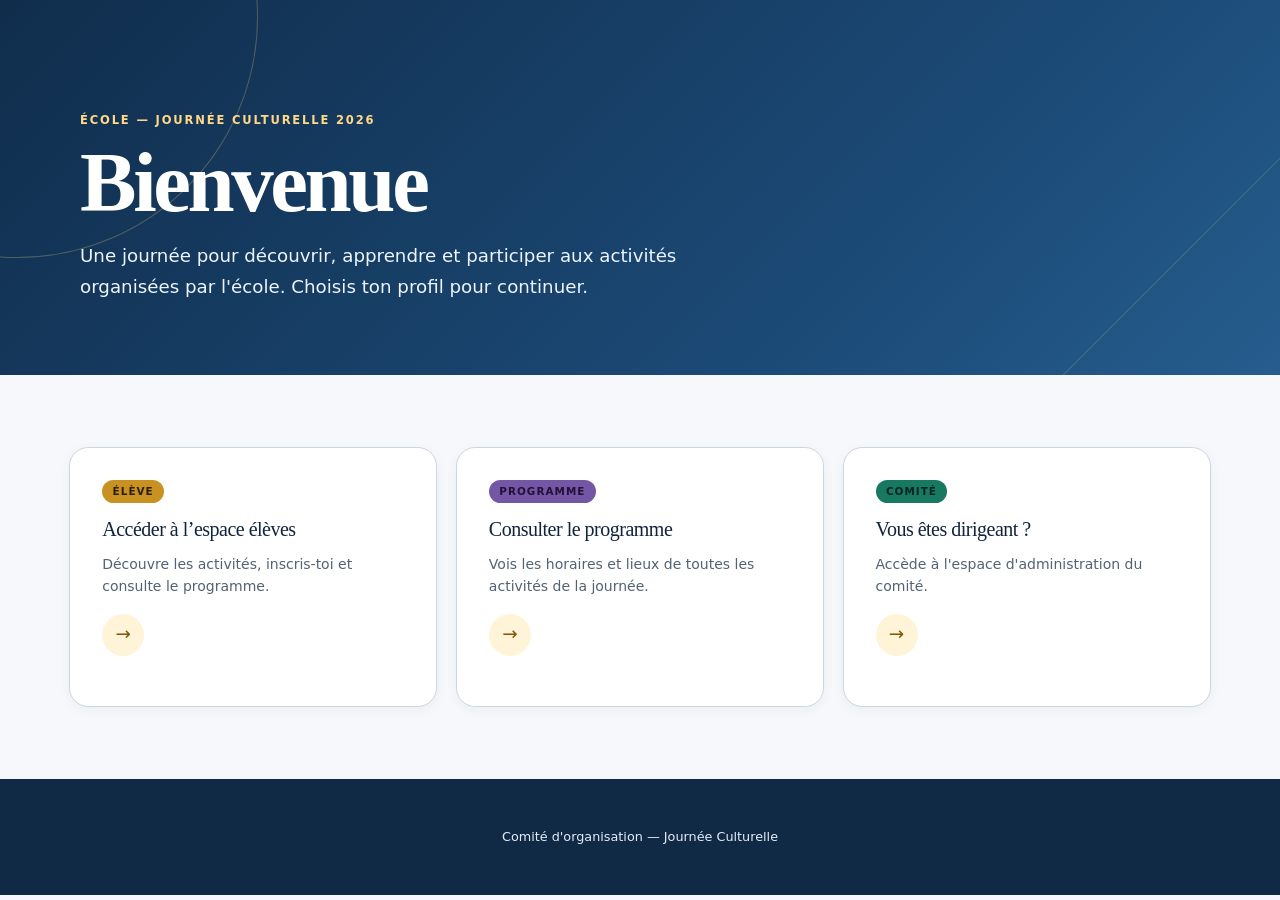
<file: index.html>
<!doctype html>
<html lang="fr">
<head>
  <meta charset="UTF-8" />
  <meta name="viewport" content="width=device-width, initial-scale=1.0" />
  <title>Journée Culturelle — Bienvenue</title>
  <meta name="description" content="Inscris-toi aux activités de la journée culturelle de l'école, consulte le programme, ou accède à l'espace du comité d'organisation." />
  <link rel="stylesheet" href="assets/css/style.css" />
  <link rel="stylesheet" href="assets/css/v2.css" />
  <link rel="stylesheet" href="assets/css/v3-light.css?v=3.0" />
</head>
<body>

  <header class="site-header">
    <div class="header-inner">
      <p class="eyebrow">École — Journée Culturelle 2026</p>
      <h1>Bienvenue</h1>
      <p class="subtitle">Une journée pour découvrir, apprendre et participer aux activités organisées par l'école. Choisis ton profil pour continuer.</p>
    </div>
  </header>

  <main class="choice-section">
    <div class="choice-grid">
      <a href="eleves.html" class="choice-card">
        <span class="choice-badge badge-eleve">Élève</span>
        <h2>Accéder à l’espace élèves</h2>
        <p>Découvre les activités, inscris-toi et consulte le programme.</p>
        <span class="choice-arrow">→</span>
      </a>

      <a href="programme.html" class="choice-card">
        <span class="choice-badge badge-programme">Programme</span>
        <h2>Consulter le programme</h2>
        <p>Vois les horaires et lieux de toutes les activités de la journée.</p>
        <span class="choice-arrow">→</span>
      </a>

      <a href="admin/login.html" class="choice-card">
        <span class="choice-badge badge-admin">Comité</span>
        <h2>Vous êtes dirigeant ?</h2>
        <p>Accède à l'espace d'administration du comité.</p>
        <span class="choice-arrow">→</span>
      </a>
    </div>
  </main>

  <footer class="site-footer">
    <p>Comité d'organisation — Journée Culturelle</p>
  </footer>

</body>
</html>
</file>
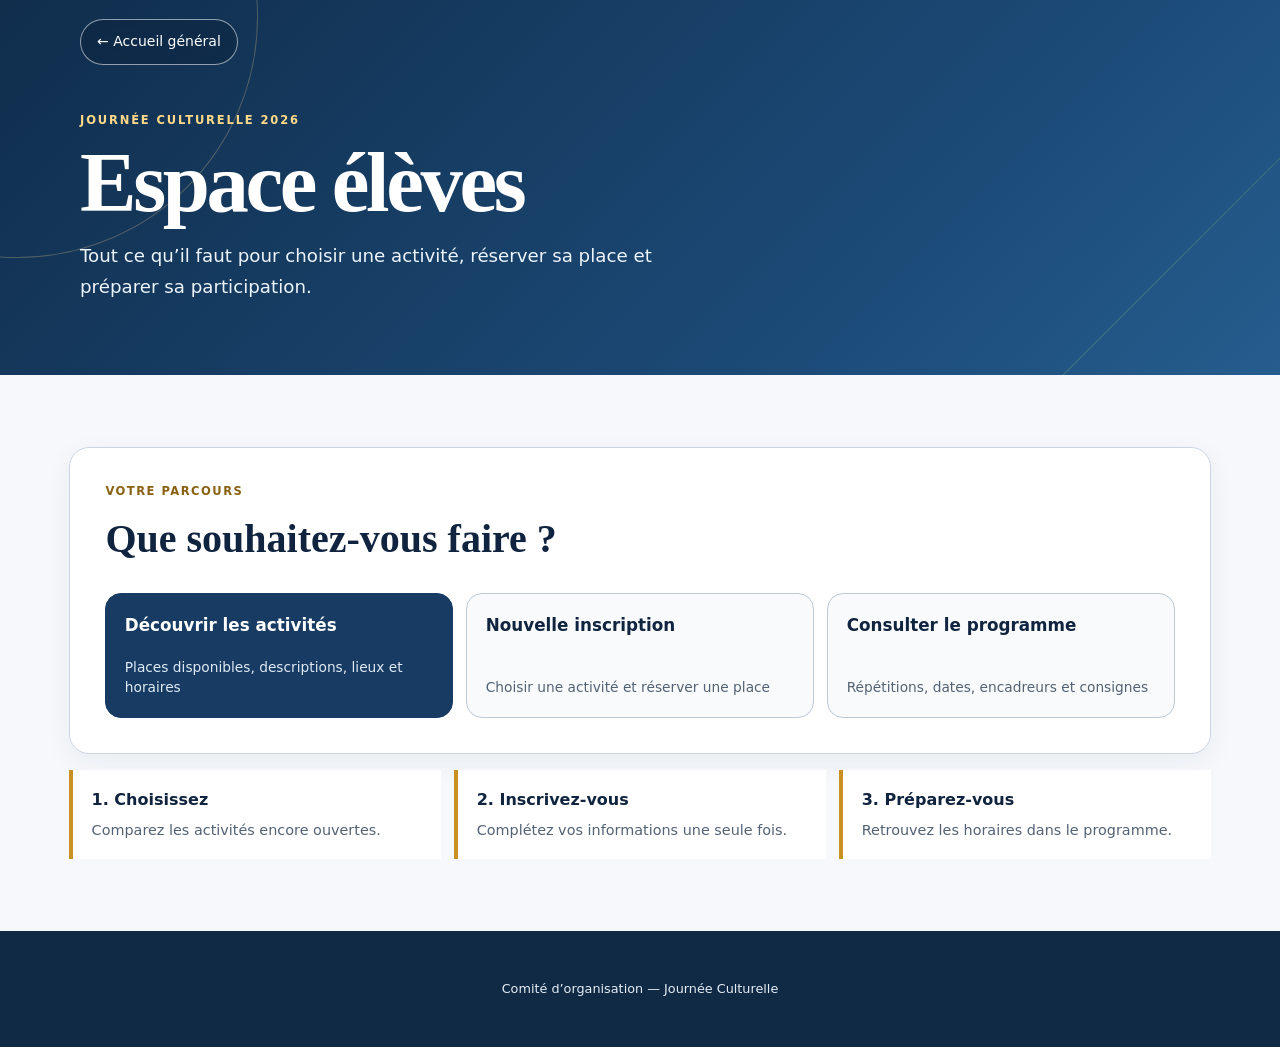
<file: eleves.html>
<!doctype html>
<html lang="fr">
<head>
  <meta charset="UTF-8" />
  <meta name="viewport" content="width=device-width, initial-scale=1.0" />
  <title>Espace élèves — Journée Culturelle 2026</title>
  <meta name="description" content="Espace des élèves : activités, inscription et programme de la journée culturelle." />
  <link rel="stylesheet" href="assets/css/style.css" />
  <link rel="stylesheet" href="assets/css/v2.css" />
  <link rel="stylesheet" href="assets/css/v3-light.css?v=3.1" />
</head>
<body>
  <a href="index.html" class="back-link">← Accueil général</a>
  <header class="site-header student-header">
    <div class="header-inner">
      <p class="eyebrow">Journée Culturelle 2026</p>
      <h1>Espace élèves</h1>
      <p class="subtitle">Tout ce qu’il faut pour choisir une activité, réserver sa place et préparer sa participation.</p>
    </div>
  </header>
  <main class="choice-section">
    <section class="portal-intro student-intro">
      <p class="portal-kicker">Votre parcours</p>
      <h2>Que souhaitez-vous faire ?</h2>
      <div class="portal-actions student-actions">
        <a href="activites.html" class="portal-action featured"><strong>Découvrir les activités</strong><span>Places disponibles, descriptions, lieux et horaires</span></a>
        <a href="inscription.html" class="portal-action"><strong>Nouvelle inscription</strong><span>Choisir une activité et réserver une place</span></a>
        <a href="programme.html" class="portal-action"><strong>Consulter le programme</strong><span>Répétitions, dates, encadreurs et consignes</span></a>
      </div>
    </section>
    <section class="student-help">
      <div><strong>1. Choisissez</strong><span>Comparez les activités encore ouvertes.</span></div>
      <div><strong>2. Inscrivez-vous</strong><span>Complétez vos informations une seule fois.</span></div>
      <div><strong>3. Préparez-vous</strong><span>Retrouvez les horaires dans le programme.</span></div>
    </section>
  </main>
  <footer class="site-footer"><p>Comité d’organisation — Journée Culturelle</p></footer>
</body>
</html>
</file>
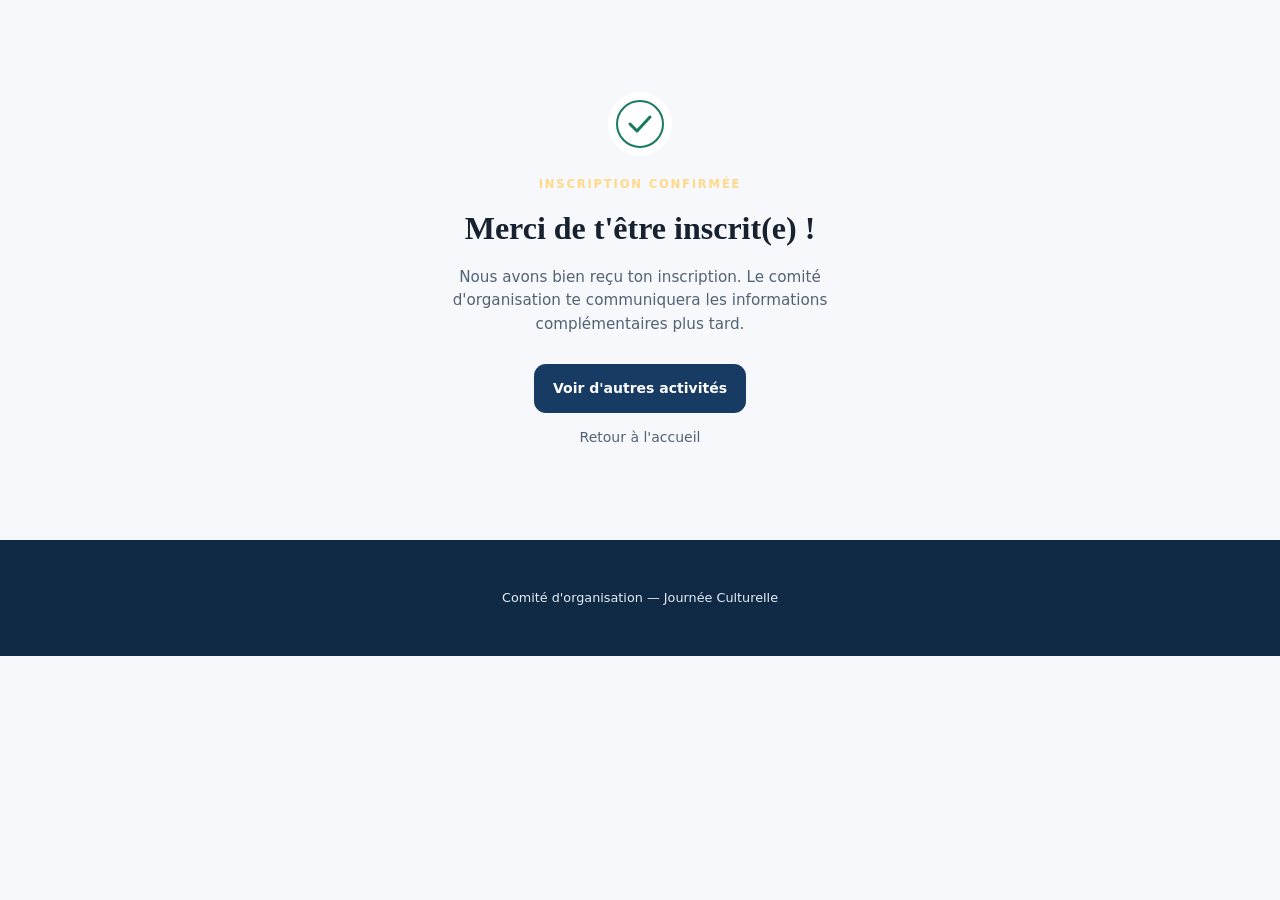
<file: merci.html>
<!doctype html>
<html lang="fr">
<head>
  <meta charset="UTF-8" />
  <meta name="viewport" content="width=device-width, initial-scale=1.0" />
  <title>Inscription confirmée — Journée Culturelle</title>
  <meta name="description" content="Ton inscription à la journée culturelle a bien été enregistrée." />
  <link rel="stylesheet" href="assets/css/style.css" />
  <link rel="stylesheet" href="assets/css/v2.css" />
  <link rel="stylesheet" href="assets/css/v3-light.css?v=3.0" />
</head>
<body>

  <main class="confirmation-section">
    <div class="confirmation-card">
      <div class="confirmation-icon" aria-hidden="true">
        <svg viewBox="0 0 48 48" width="48" height="48">
          <circle cx="24" cy="24" r="23" fill="none" stroke="currentColor" stroke-width="2" />
          <path d="M14 24l7 7 13-14" fill="none" stroke="currentColor" stroke-width="3" stroke-linecap="round" stroke-linejoin="round" />
        </svg>
      </div>

      <p class="eyebrow">Inscription confirmée</p>
      <h1 id="confirmation-title">Merci de t'être inscrit(e) !</h1>
      <p class="confirmation-text" id="confirmation-text">
        Nous avons bien reçu ton inscription. Le comité d'organisation te communiquera les informations complémentaires plus tard.
      </p>

      <div class="confirmation-actions">
        <a href="activites.html" class="ticket-btn">Voir d'autres activités</a>
        <a href="index.html" class="back-link-btn">Retour à l'accueil</a>
      </div>
    </div>
  </main>

  <footer class="site-footer">
    <p>Comité d'organisation — Journée Culturelle</p>
  </footer>

  <script src="js/merci.js"></script>
</body>
</html>
</file>
<file: assets/css/style.css>
/* ============================================
   Journée Culturelle — Design tokens
   ============================================ */
:root {
  --bg: #101a2b;
  --surface: #182338;
  --surface-2: #1f2c47;
  --text: #f4f1ea;
  --text-muted: #93a1bd;
  --border-soft: rgba(244, 241, 234, 0.14);

  --accent-gold: #f2b705;
  --accent-coral: #ef6f53;
  --accent-teal: #43c6ac;
  --accent-lilac: #b98ce0;
  --accent-sky: #5aa9e6;
  --accent-fuchsia: #d6549c;
  --accent-emerald: #4cb782;
  --accent-slate: #7c93b3;
  --accent-amber: #e8a33d;

  --radius: 14px;
  --max-width: 1100px;
}

* { box-sizing: border-box; }

html { -webkit-text-size-adjust: 100%; }

body {
  margin: 0;
  background: var(--bg);
  color: var(--text);
  font-family: -apple-system, "Segoe UI", Roboto, Helvetica, Arial, sans-serif;
  line-height: 1.5;
  -webkit-font-smoothing: antialiased;
}

/* ============================================
   En-tête
   ============================================ */
.site-header {
  padding: 2.5rem 1.25rem 1.5rem;
  border-bottom: 1px solid var(--border-soft);
}

.header-inner {
  max-width: var(--max-width);
  margin: 0 auto;
}

.eyebrow {
  margin: 0 0 0.5rem;
  font-size: 0.75rem;
  font-weight: 600;
  letter-spacing: 0.14em;
  text-transform: uppercase;
  color: var(--accent-gold);
}

.site-header h1 {
  margin: 0 0 0.5rem;
  font-family: "Iowan Old Style", "Palatino Linotype", Georgia, serif;
  font-size: clamp(1.75rem, 5vw, 2.75rem);
  font-weight: 700;
  letter-spacing: -0.01em;
}

.subtitle {
  margin: 0;
  max-width: 42ch;
  color: var(--text-muted);
  font-size: 0.975rem;
}

/* ============================================
   Dashboard admin
   ============================================ */
.dashboard-header {
  padding: 1.5rem 1.25rem;
  border-bottom: 1px solid var(--border-soft);
}

.dashboard-header-inner {
  display: flex;
  align-items: center;
  justify-content: space-between;
  gap: 1rem;
  max-width: var(--max-width);
  margin: 0 auto;
}

.dashboard-header h1 {
  margin: 0.2rem 0 0;
  font-family: "Iowan Old Style", "Palatino Linotype", Georgia, serif;
  font-size: clamp(1.35rem, 4vw, 1.9rem);
}

.dashboard-header-actions {
  display: flex;
  gap: 0.6rem;
  flex: 0 0 auto;
}

.logout-btn {
  flex: 0 0 auto;
  padding: 0.5rem 1rem;
  border-radius: 8px;
  border: 1px solid var(--border-soft);
  background: transparent;
  color: var(--text-muted);
  font-size: 0.85rem;
  cursor: pointer;
  text-decoration: none;
  display: inline-block;
}

.logout-btn:hover { color: var(--text); border-color: var(--text-muted); }

.dashboard-main {
  padding: 1.5rem 1.25rem 3rem;
  max-width: var(--max-width);
  margin: 0 auto;
  display: flex;
  flex-direction: column;
  gap: 1.5rem;
}

.stats-grid {
  display: grid;
  grid-template-columns: repeat(2, 1fr);
  gap: 0.9rem;
}

@media (min-width: 640px) {
  .stats-grid { grid-template-columns: repeat(4, 1fr); }
}

.stat-card {
  padding: 1rem;
  border-radius: var(--radius);
  background: var(--surface);
  border: 1px solid var(--border-soft);
}

.stat-card-total { background: var(--surface-2); }

.stat-value {
  margin: 0.5rem 0 0.15rem;
  font-size: 1.6rem;
  font-weight: 700;
  font-family: "Iowan Old Style", "Palatino Linotype", Georgia, serif;
}

.stat-label {
  margin: 0;
  font-size: 0.75rem;
  color: var(--text-muted);
}

.filters-bar {
  display: flex;
  flex-wrap: wrap;
  align-items: flex-end;
  gap: 0.9rem;
}

.filter-field {
  display: flex;
  flex-direction: column;
  gap: 0.35rem;
  min-width: 180px;
  flex: 1 1 180px;
}

.filter-field label {
  font-size: 0.8rem;
  font-weight: 600;
  color: var(--text-muted);
}

.filter-field select {
  padding: 0.6rem 0.75rem;
  border-radius: 8px;
  border: 1px solid var(--border-soft);
  background: var(--surface);
  color: var(--text);
  font-size: 0.9rem;
}

.export-btn {
  flex: 0 0 auto;
  border: none;
  cursor: pointer;
}

.table-wrapper {
  overflow-x: auto;
  border-radius: var(--radius);
  border: 1px solid var(--border-soft);
}

.inscriptions-table {
  width: 100%;
  border-collapse: collapse;
  font-size: 0.875rem;
}

.inscriptions-table th,
.inscriptions-table td {
  padding: 0.75rem 1rem;
  text-align: left;
  white-space: nowrap;
}

.inscriptions-table thead {
  background: var(--surface-2);
}

.inscriptions-table th {
  font-size: 0.7rem;
  font-weight: 700;
  letter-spacing: 0.06em;
  text-transform: uppercase;
  color: var(--text-muted);
}

.inscriptions-table tbody tr {
  background: var(--surface);
  border-top: 1px solid var(--border-soft);
}

.programme-form-section {
  padding: 1.25rem;
  border-radius: var(--radius);
  background: var(--surface);
  border: 1px solid var(--border-soft);
}

.programme-form-section h2 {
  margin: 0 0 0.3rem;
  font-family: "Iowan Old Style", "Palatino Linotype", Georgia, serif;
  font-size: 1.15rem;
}

.section-hint {
  margin: 0 0 1.1rem;
  font-size: 0.8rem;
  color: var(--text-muted);
}

.programme-form-section textarea {
  padding: 0.7rem 0.85rem;
  border-radius: 8px;
  border: 1px solid var(--border-soft);
  background: var(--surface-2);
  color: var(--text);
  font-size: 0.9rem;
  font-family: inherit;
  resize: vertical;
}

.repetition-titre {
  margin: 0 0 0.3rem;
  font-weight: 700;
  font-size: 0.9rem;
}

.programme-form-actions {
  display: flex;
  align-items: center;
  gap: 0.9rem;
}

.cancel-edit-btn {
  background: transparent;
  border: none;
  color: var(--text-muted);
  font-size: 0.85rem;
  cursor: pointer;
  text-decoration: underline;
}

.cancel-edit-btn:hover { color: var(--text); }

.programme-list-section {
  padding: 1.25rem;
  border-radius: var(--radius);
  background: var(--surface);
  border: 1px solid var(--border-soft);
}

.programme-list-section h2 {
  margin: 0 0 1rem;
  font-family: "Iowan Old Style", "Palatino Linotype", Georgia, serif;
  font-size: 1.15rem;
}

.programme-manage-list {
  list-style: none;
  margin: 0;
  padding: 0;
  display: flex;
  flex-direction: column;
  gap: 0.75rem;
}

.programme-manage-item {
  display: flex;
  align-items: center;
  justify-content: space-between;
  gap: 1rem;
  flex-wrap: wrap;
  padding: 0.85rem 1rem;
  border-radius: 10px;
  background: var(--surface-2);
  border: 1px solid var(--border-soft);
}

.programme-manage-titre {
  margin: 0.4rem 0 0.2rem;
  font-weight: 600;
  font-size: 0.9rem;
}

.programme-manage-meta {
  margin: 0;
  font-size: 0.8rem;
  color: var(--text-muted);
}

.programme-manage-actions {
  display: flex;
  gap: 0.5rem;
  flex: 0 0 auto;
}

.prog-edit-btn,
.prog-delete-btn {
  padding: 0.4rem 0.8rem;
  border-radius: 8px;
  font-size: 0.8rem;
  cursor: pointer;
  border: 1px solid var(--border-soft);
  background: transparent;
  color: var(--text);
}

.prog-edit-btn:hover { border-color: var(--accent-gold); color: var(--accent-gold); }

.prog-delete-btn:hover { border-color: var(--accent-coral); color: var(--accent-coral); }

.programme-manage-empty {
  color: var(--text-muted);
  font-size: 0.875rem;
  text-align: center;
  padding: 1rem 0;
}

.empty-state {
  padding: 2rem 1rem;
  text-align: center;
  color: var(--text-muted);
  background: var(--surface);
}

/* ============================================
   Lien retour (page activités)
   ============================================ */
.back-link {
  display: inline-block;
  margin: 1.1rem 1.25rem 0;
  color: var(--text-muted);
  text-decoration: none;
  font-size: 0.875rem;
}

.back-link:hover { color: var(--text); }

/* ============================================
   Accueil — cartes de choix
   ============================================ */
.choice-section {
  padding: 1.75rem 1.25rem 3rem;
  max-width: var(--max-width);
  margin: 0 auto;
}

.choice-grid {
  display: grid;
  grid-template-columns: 1fr;
  gap: 1.25rem;
}

@media (min-width: 480px) {
  .choice-grid { grid-template-columns: repeat(auto-fit, minmax(220px, 1fr)); }
}

.choice-card {
  display: flex;
  flex-direction: column;
  gap: 0.6rem;
  padding: 1.85rem 1.6rem;
  border-radius: var(--radius);
  background: var(--surface);
  border: 1px solid var(--border-soft);
  text-decoration: none;
  color: var(--text);
  transition: transform 0.15s ease, border-color 0.15s ease;
}

.choice-card:hover {
  transform: translateY(-3px);
  border-color: var(--accent-gold);
}

.choice-badge {
  align-self: flex-start;
  padding: 0.2rem 0.65rem;
  border-radius: 999px;
  font-size: 0.7rem;
  font-weight: 700;
  letter-spacing: 0.04em;
  text-transform: uppercase;
}

.badge-eleve { background: var(--accent-gold); color: #2a2005; }
.badge-programme { background: var(--accent-lilac); color: #250f38; }
.badge-admin { background: var(--accent-teal); color: #062420; }

.choice-card h2 {
  margin: 0.1rem 0 0;
  font-family: "Iowan Old Style", "Palatino Linotype", Georgia, serif;
  font-size: 1.25rem;
  font-weight: 700;
}

.choice-card p {
  margin: 0;
  font-size: 0.875rem;
  color: var(--text-muted);
}

.choice-arrow {
  margin-top: 0.4rem;
  font-size: 1.15rem;
  color: var(--text-muted);
  transition: transform 0.15s ease;
}

.choice-card:hover .choice-arrow {
  transform: translateX(4px);
  color: var(--accent-gold);
}

@media (prefers-reduced-motion: reduce) {
  .choice-card, .choice-arrow { transition: none; }
  .choice-card:hover { transform: none; }
}

/* ============================================
   Filtres
   ============================================ */
.filters {
  display: flex;
  gap: 0.6rem;
  padding: 1rem 1.25rem;
  max-width: var(--max-width);
  margin: 0 auto;
  overflow-x: auto;
  scrollbar-width: none;
}

.filters::-webkit-scrollbar { display: none; }

.filter-chip {
  flex: 0 0 auto;
  padding: 0.5rem 1.1rem;
  border-radius: 999px;
  border: 1px solid var(--border-soft);
  background: transparent;
  color: var(--text);
  font-size: 0.875rem;
  font-weight: 500;
  cursor: pointer;
  transition: background-color 0.15s ease, color 0.15s ease, border-color 0.15s ease;
}

.filter-chip.is-active {
  background: var(--accent-gold);
  border-color: var(--accent-gold);
  color: #10192b;
  font-weight: 700;
}

/* ============================================
   Grille d'activités
   ============================================ */
.activities-grid {
  display: grid;
  grid-template-columns: 1fr;
  gap: 1.25rem;
  padding: 0.5rem 1.25rem 3rem;
  max-width: var(--max-width);
  margin: 0 auto;
}

@media (min-width: 640px) {
  .activities-grid { grid-template-columns: repeat(2, 1fr); }
}

@media (min-width: 960px) {
  .activities-grid { grid-template-columns: repeat(3, 1fr); }
}

.loading-msg {
  grid-column: 1 / -1;
  color: var(--text-muted);
  text-align: center;
  padding: 2rem 0;
}

/* ============================================
   Billet d'activité (signature element)
   ============================================ */
.ticket {
  display: flex;
  flex-direction: column;
  background: var(--surface);
  border-radius: var(--radius);
  overflow: hidden;
  border: 1px solid var(--border-soft);
  animation: ticket-in 0.35s ease both;
}

@media (prefers-reduced-motion: reduce) {
  .ticket { animation: none; }
}

@keyframes ticket-in {
  from { opacity: 0; transform: translateY(6px); }
  to { opacity: 1; transform: translateY(0); }
}

.ticket-main {
  padding: 1.25rem 1.25rem 1rem;
}

.ticket-tag {
  display: inline-block;
  padding: 0.2rem 0.65rem;
  border-radius: 999px;
  font-size: 0.7rem;
  font-weight: 700;
  letter-spacing: 0.04em;
  text-transform: uppercase;
  margin-bottom: 0.65rem;
}

.tag-theatre             { background: var(--accent-coral); color: #2a120c; }
.tag-defile-moderne      { background: var(--accent-gold);  color: #2a2005; }
.tag-defile-traditionnel { background: var(--accent-teal);  color: #062420; }
.tag-chant-rap           { background: var(--accent-lilac); color: #250f38; }
.tag-danse-afro-hiphop   { background: var(--accent-sky);   color: #041b30; }
.tag-sape                { background: var(--accent-fuchsia); color: #300a1c; }
.tag-repetition           { background: var(--accent-emerald); color: #062418; }
.tag-repos                { background: var(--accent-slate);   color: #0e1826; }
.tag-reunion               { background: var(--accent-amber);   color: #2c1804; }

.ticket-title {
  margin: 0 0 0.6rem;
  font-family: "Iowan Old Style", "Palatino Linotype", Georgia, serif;
  font-size: 1.25rem;
  font-weight: 700;
}

.ticket-details {
  display: flex;
  gap: 1.25rem;
  margin: 0 0 0.75rem;
}

.ticket-details div { display: flex; flex-direction: column; }

.ticket-details dt {
  font-size: 0.65rem;
  font-weight: 700;
  letter-spacing: 0.08em;
  text-transform: uppercase;
  color: var(--text-muted);
}

.ticket-details dd {
  margin: 0;
  font-size: 0.875rem;
}

.ticket-desc {
  margin: 0;
  font-size: 0.875rem;
  color: var(--text-muted);
}

/* Souche du billet — divisée par une ligne perforée */
.ticket-stub {
  position: relative;
  display: flex;
  align-items: center;
  justify-content: space-between;
  gap: 1rem;
  padding: 1rem 1.25rem;
  margin-top: 0.25rem;
  background: var(--surface-2);
  border-top: 2px dashed var(--border-soft);
}

.ticket-stub::before,
.ticket-stub::after {
  content: "";
  position: absolute;
  top: -11px;
  width: 22px;
  height: 22px;
  border-radius: 50%;
  background: var(--bg);
}

.ticket-stub::before { left: -11px; }
.ticket-stub::after  { right: -11px; }

.ticket-places { margin: 0; line-height: 1.1; }

.places-count { font-size: 1.1rem; font-weight: 700; }
.places-total { font-size: 0.8rem; color: var(--text-muted); margin-left: 0.15rem; }

.progress-track {
  margin-top: 0.35rem;
  width: 100%;
  max-width: 90px;
  height: 4px;
  border-radius: 999px;
  background: var(--border-soft);
  overflow: hidden;
}

.progress-fill {
  height: 100%;
  background: var(--accent-teal);
  border-radius: 999px;
}

.ticket-btn {
  flex: 0 0 auto;
  padding: 0.55rem 1.1rem;
  border-radius: 8px;
  background: var(--accent-gold);
  color: #10192b;
  font-weight: 700;
  font-size: 0.875rem;
  text-decoration: none;
  white-space: nowrap;
  transition: transform 0.15s ease;
}

.ticket-btn:hover { transform: translateY(-1px); }

.ticket-btn.is-full {
  background: transparent;
  border: 1px solid var(--border-soft);
  color: var(--text-muted);
  pointer-events: none;
}

/* Accessibilité clavier */
a:focus-visible,
button:focus-visible {
  outline: 2px solid var(--accent-gold);
  outline-offset: 2px;
}

/* ============================================
   Programme des répétitions
   ============================================ */
.programme-section {
  display: flex;
  flex-direction: column;
  gap: 1.5rem;
  padding: 1.25rem 1.25rem 3rem;
  max-width: var(--max-width);
  margin: 0 auto;
}

.programme-group {
  background: var(--surface);
  border: 1px solid var(--border-soft);
  border-radius: var(--radius);
  padding: 1.25rem;
}

.programme-group-header {
  margin-bottom: 0.9rem;
}

.repetition-list {
  list-style: none;
  margin: 0;
  padding: 0;
  display: grid;
  grid-template-columns: 1fr;
  gap: 0.9rem;
}

@media (min-width: 640px) {
  .repetition-list { grid-template-columns: repeat(2, 1fr); }
}

.repetition-item {
  padding: 0.9rem 1rem;
  background: var(--surface-2);
  border-radius: 10px;
  border: 1px solid var(--border-soft);
}

.repetition-when {
  display: flex;
  align-items: baseline;
  gap: 0.5rem;
  margin-bottom: 0.4rem;
}

.repetition-jour {
  font-weight: 700;
  font-size: 0.95rem;
}

.repetition-heure {
  font-size: 0.8rem;
  color: var(--text-muted);
}

.repetition-lieu {
  margin: 0 0 0.3rem;
  font-size: 0.85rem;
  color: var(--text-muted);
}

.repetition-encadrant {
  margin: 0 0 0.3rem;
  font-size: 0.85rem;
}

.repetition-consigne {
  margin: 0;
  font-size: 0.8rem;
  font-style: italic;
  color: var(--text-muted);
}

/* ============================================
   Formulaire d'inscription
   ============================================ */
.form-section {
  padding: 0.5rem 1.25rem 3rem;
  max-width: 480px;
  margin: 0 auto;
}

.inscription-form {
  display: flex;
  flex-direction: column;
  gap: 1.1rem;
}

.form-group {
  display: flex;
  flex-direction: column;
  gap: 0.4rem;
}

.form-group label {
  font-size: 0.8rem;
  font-weight: 600;
  color: var(--text-muted);
}

.form-group input,
.form-group select {
  padding: 0.7rem 0.85rem;
  border-radius: 8px;
  border: 1px solid var(--border-soft);
  background: var(--surface);
  color: var(--text);
  font-size: 0.95rem;
  font-family: inherit;
}

.form-group input:focus,
.form-group select:focus {
  outline: 2px solid var(--accent-gold);
  outline-offset: 1px;
}

.form-group input:invalid:not(:placeholder-shown) {
  border-color: var(--accent-coral);
}

.form-error {
  margin: 0;
  padding: 0.7rem 0.9rem;
  border-radius: 8px;
  background: rgba(239, 111, 83, 0.12);
  border: 1px solid var(--accent-coral);
  color: var(--text);
  font-size: 0.875rem;
}

.form-info {
  margin: 0;
  padding: 0.7rem 0.9rem;
  border-radius: 8px;
  background: rgba(90, 169, 230, 0.12);
  border: 1px solid var(--accent-sky);
  color: var(--text);
  font-size: 0.875rem;
}

.form-submit {
  border: none;
  cursor: pointer;
  text-align: center;
  font-size: 0.95rem;
  padding: 0.75rem 1.1rem;
}

.form-submit:disabled {
  opacity: 0.7;
  cursor: not-allowed;
}

/* ============================================
   Page de confirmation (merci.html)
   ============================================ */
.confirmation-section {
  min-height: 60vh;
  display: flex;
  align-items: center;
  justify-content: center;
  padding: 2.5rem 1.25rem;
}

.confirmation-card {
  max-width: 420px;
  text-align: center;
}

.confirmation-icon {
  display: inline-flex;
  align-items: center;
  justify-content: center;
  width: 64px;
  height: 64px;
  margin-bottom: 1.25rem;
  border-radius: 50%;
  background: var(--surface);
  color: var(--accent-teal);
}

.confirmation-card .eyebrow {
  justify-content: center;
}

.confirmation-card h1 {
  margin: 0 0 0.75rem;
  font-family: "Iowan Old Style", "Palatino Linotype", Georgia, serif;
  font-size: clamp(1.5rem, 5vw, 2rem);
  font-weight: 700;
}

.confirmation-text {
  margin: 0 0 1.75rem;
  color: var(--text-muted);
  font-size: 0.95rem;
}

.confirmation-actions {
  display: flex;
  flex-direction: column;
  align-items: center;
  gap: 0.85rem;
}

.back-link-btn {
  color: var(--text-muted);
  text-decoration: none;
  font-size: 0.875rem;
}

.back-link-btn:hover { color: var(--text); }

/* ============================================
   Pied de page
   ============================================ */
.site-footer {
  padding: 1.5rem 1.25rem 2.5rem;
  text-align: center;
  color: var(--text-muted);
  font-size: 0.8rem;
}
</file>
<file: assets/css/v2.css>
:root{--v2-ink:#17201c;--v2-forest:#163d31;--v2-lime:#c9ef62;--v2-paper:#fffefa;--v2-cream:#f3f0e7;--v2-line:#dfe5dd;--v2-muted:#68736d;--v2-purple:#7458d7;--v2-orange:#ed9851;--v2-shadow:0 22px 60px rgba(22,61,49,.10)}
*{box-sizing:border-box}html{scroll-behavior:smooth}body{background:#f7f8f5;color:var(--v2-ink);font-family:Inter,ui-sans-serif,system-ui,-apple-system,"Segoe UI",sans-serif}.site-header{position:relative;overflow:hidden;background:var(--v2-forest);padding:clamp(4rem,9vw,7.5rem) 1.25rem 5rem;color:#fff}.site-header:before,.site-header:after{content:"";position:absolute;border:1px solid rgba(201,239,98,.2);width:26rem;height:26rem;transform:rotate(45deg)}.site-header:before{left:-14rem;top:-14rem}.site-header:after{right:-14rem;bottom:-17rem}.header-inner{position:relative;z-index:1;max-width:1120px}.eyebrow{color:var(--v2-lime);font-size:.68rem;font-weight:800;letter-spacing:.18em}.site-header h1{font-family:Georgia,serif;font-size:clamp(3.2rem,8vw,6.4rem);font-weight:500;line-height:.94;letter-spacing:-.055em;margin:.8rem 0 1.2rem}.subtitle{max-width:620px;color:#d3dfda;font-size:clamp(1rem,2vw,1.18rem);line-height:1.7}.back-link{position:absolute;z-index:10;top:1.2rem;left:max(1.2rem,calc((100vw - 1120px)/2));border:1px solid rgba(255,255,255,.2);border-radius:999px;padding:.65rem 1rem;color:#fff;background:rgba(255,255,255,.08);backdrop-filter:blur(10px)}
.choice-section,.activities-grid,.form-section,.programme-section,.dashboard-main{max-width:1180px;margin:0 auto;padding:clamp(2rem,6vw,5rem) 1.2rem}.choice-grid{gap:1rem}.choice-card,.ticket,.inscription-form,.programme-group,.table-wrapper,.programme-form-section,.programme-list-section{background:#fff;border:1px solid var(--v2-line);border-radius:1.35rem;box-shadow:none;transition:transform .25s,box-shadow .25s,border-color .25s}.choice-card{padding:2rem;min-height:270px}.choice-card:hover,.ticket:hover{transform:translateY(-5px);box-shadow:var(--v2-shadow);border-color:#b8c9b6}.choice-card h2,.ticket-title,.programme-group h2{font-family:Georgia,serif;font-weight:500;letter-spacing:-.025em}.choice-badge,.ticket-tag{border-radius:999px;font-size:.65rem;font-weight:800;letter-spacing:.1em}.choice-arrow{width:42px;height:42px;border-radius:50%;display:grid;place-items:center;background:var(--v2-lime);color:var(--v2-forest)}.filters{position:sticky;top:0;z-index:20;background:rgba(247,248,245,.9);backdrop-filter:blur(14px);padding:1rem;box-shadow:0 1px var(--v2-line);scrollbar-width:none}.filter-chip{border:1px solid var(--v2-line);background:#fff;border-radius:999px;padding:.7rem 1rem}.filter-chip.is-active{background:var(--v2-forest);border-color:var(--v2-forest);color:#fff}.activities-grid{grid-template-columns:repeat(3,minmax(0,1fr));gap:1rem}.ticket{overflow:hidden;padding:1.6rem;min-height:390px}.ticket-main{display:flex;flex-direction:column}.ticket-title{font-size:1.7rem}.ticket-desc{color:var(--v2-muted);line-height:1.65}.ticket-stub{border-top:1px solid var(--v2-line);background:transparent;padding-top:1.25rem}.progress-track{height:7px;background:#edf0eb;border-radius:99px}.progress-fill{background:linear-gradient(90deg,#7e9d32,var(--v2-lime));border-radius:99px}.ticket-btn{border:0;border-radius:.75rem;background:var(--v2-forest);color:#fff;font-weight:750;padding:.8rem 1.1rem}.ticket-btn:hover{background:#225847}.ticket-btn.is-full{background:#ecefea;color:#727b76}.inscription-form{max-width:680px;padding:clamp(1.3rem,5vw,2.5rem)}.form-group label{font-size:.76rem;font-weight:800}.form-group input,.form-group select,.form-group textarea{min-height:50px;border:1px solid var(--v2-line);border-radius:.8rem;background:#fff;padding:.8rem 1rem;transition:.2s}.form-group input:focus,.form-group select:focus,.form-group textarea:focus{outline:3px solid rgba(126,157,50,.18);border-color:#7e9d32}.form-submit{width:100%;min-height:52px}.form-error,.form-info{border-radius:.75rem}.programme-section{display:grid;gap:1rem}.programme-group{padding:1.7rem}.repetition-item{border:1px solid var(--v2-line);border-radius:1rem;padding:1.2rem;background:#fbfcf9}.site-footer{background:#101d18;color:#9caea6;padding:2.2rem;text-align:center}
.dashboard-header{background:var(--v2-forest);color:#fff;border:0;padding:1.2rem}.dashboard-header-inner{max-width:1180px}.dashboard-header h1{font-family:Georgia,serif;font-weight:500}.dashboard-header-actions{gap:.6rem}.logout-btn{border:1px solid rgba(255,255,255,.25);background:rgba(255,255,255,.08);color:#fff;border-radius:.7rem;padding:.7rem 1rem}.stats-grid{grid-template-columns:repeat(4,minmax(0,1fr));gap:.85rem}.stat-card{border:1px solid var(--v2-line);border-radius:1rem;background:#fff;padding:1.25rem}.stat-card-total{background:var(--v2-forest);color:#fff}.stat-value{font-family:Georgia,serif;font-size:2.3rem}.filters-bar{position:sticky;top:0;z-index:10;background:rgba(247,248,245,.94);backdrop-filter:blur(12px);border:1px solid var(--v2-line);border-radius:1rem;padding:1rem}.filter-field select{border:1px solid var(--v2-line);border-radius:.7rem;min-height:42px}.inscriptions-table th{background:#f0f3ee;color:#66726c;font-size:.68rem;letter-spacing:.08em}.inscriptions-table td{border-color:#edf0ec}.programme-form-section,.programme-list-section{padding:1.5rem}.programme-manage-item{border:1px solid var(--v2-line);border-radius:1rem}.prog-edit-btn,.prog-delete-btn,.cancel-edit-btn{border-radius:.65rem}
.v2-status{display:inline-flex;align-items:center;gap:.4rem;border-radius:999px;padding:.35rem .6rem;background:#e7f4e6;color:#3f7341;font-size:.68rem;font-weight:800}.v2-empty{padding:3rem;text-align:center;color:var(--v2-muted)}.v2-skeleton{height:1rem;border-radius:.4rem;background:linear-gradient(90deg,#edf0ec,#f8faf7,#edf0ec);background-size:200%;animation:v2pulse 1.2s infinite}@keyframes v2pulse{to{background-position:-200% 0}}
@media(max-width:900px){.activities-grid{grid-template-columns:repeat(2,minmax(0,1fr))}.stats-grid{grid-template-columns:repeat(2,minmax(0,1fr))}.dashboard-header-inner{align-items:flex-start}.dashboard-header-actions{flex-wrap:wrap}.table-wrapper{overflow-x:auto}}
@media(max-width:620px){.site-header{padding-top:5.5rem}.site-header h1{font-size:3.35rem}.choice-section,.activities-grid,.form-section,.programme-section,.dashboard-main{padding-left:.85rem;padding-right:.85rem}.activities-grid,.choice-grid,.stats-grid{grid-template-columns:1fr}.ticket{min-height:auto}.filters{justify-content:flex-start;overflow-x:auto;flex-wrap:nowrap}.filter-chip{white-space:nowrap}.dashboard-header-inner{display:block}.dashboard-header-actions{margin-top:1rem}.filters-bar{align-items:stretch}.filters-bar,.programme-form-actions{display:grid}.inscriptions-table{min-width:720px}}
@media(prefers-reduced-motion:reduce){*{scroll-behavior:auto!important;transition:none!important;animation:none!important}}
</file>
<file: assets/css/v3-light.css>
:root{color-scheme:light;--bg:#f6f8fb;--surface:#fff;--surface-2:#eef3f8;--text:#18212f;--text-muted:#536274;--border-soft:#ccd6e2;--accent-gold:#c99122;--accent-coral:#c24134;--accent-teal:#187963;--accent-lilac:#7357a5;--accent-sky:#2878b8;--v3-navy:#173b63;--v3-navy-hover:#0f2d4d;--v3-heading:#10243f;--v3-shadow:0 18px 45px rgba(24,52,84,.10)}
html{scroll-behavior:smooth;-webkit-text-size-adjust:100%}body{margin:0;background:var(--bg);color:var(--text);font-family:Inter,ui-sans-serif,system-ui,-apple-system,"Segoe UI",sans-serif;line-height:1.55;-webkit-font-smoothing:antialiased}a{color:var(--v3-navy)}
.site-header{position:relative;overflow:hidden;padding:clamp(4.8rem,9vw,7rem) 1.25rem 4.5rem;border:0;background:linear-gradient(135deg,#102d4c 0%,#1c4b78 70%,#255d8e 100%);color:#fff}.site-header:before{content:"";position:absolute;right:-8rem;bottom:-15rem;width:30rem;height:30rem;border:1px solid rgba(255,217,135,.26);border-radius:50%}.header-inner{position:relative;z-index:1;max-width:1120px;margin:0 auto}.eyebrow{margin:0 0 .65rem;color:#ffd987;font-size:.72rem;font-weight:800;letter-spacing:.16em;text-transform:uppercase}.site-header h1{margin:0 0 1rem;color:#fff;font-family:Georgia,"Times New Roman",serif;font-size:clamp(2.55rem,7vw,5.3rem);font-weight:600;line-height:1;letter-spacing:-.04em}.subtitle{max-width:650px;margin:0;color:#edf4fb;font-size:clamp(1rem,2vw,1.14rem);line-height:1.7}.back-link{position:absolute;z-index:10;top:1.2rem;left:max(1.2rem,calc((100vw - 1120px)/2));margin:0;padding:.68rem 1rem;border:1px solid rgba(255,255,255,.55);border-radius:999px;background:rgba(7,27,47,.3);color:#fff;text-decoration:none;backdrop-filter:blur(8px)}.back-link:hover{background:#fff;color:var(--v3-navy)}
.choice-section,.activities-grid,.form-section,.programme-section,.dashboard-main{width:100%;max-width:1180px;margin:0 auto;padding:clamp(2rem,6vw,4.5rem) 1.2rem}.choice-grid,.activities-grid{gap:1.15rem}.choice-card,.ticket,.inscription-form,.programme-group,.table-wrapper,.programme-form-section,.programme-list-section{border:1px solid var(--border-soft);border-radius:1.2rem;background:#fff;color:var(--text);box-shadow:0 3px 12px rgba(24,52,84,.05)}.choice-card{min-height:260px;padding:2rem}.choice-card:hover,.ticket:hover{border-color:#9db1c7;box-shadow:var(--v3-shadow);transform:translateY(-3px)}.choice-card h2,.ticket-title,.programme-group h2,.programme-form-section h2,.programme-list-section h2{color:var(--v3-heading);font-family:Georgia,"Times New Roman",serif}.choice-arrow{background:#fff4d8;color:#805709}
.filters{position:sticky;top:0;z-index:20;padding:1rem;border-bottom:1px solid var(--border-soft);background:rgba(246,248,251,.96);backdrop-filter:blur(14px)}.filter-chip{border:1px solid #b9c6d4;border-radius:999px;background:#fff;color:#324357;padding:.7rem 1rem;font-weight:650}.filter-chip.is-active{border-color:var(--v3-navy);background:var(--v3-navy);color:#fff}.activities-grid{grid-template-columns:repeat(3,minmax(0,1fr))}.ticket{min-height:390px;overflow:hidden;padding:1.6rem}.ticket-title{font-size:1.7rem}.ticket-desc,.ticket-meta,.places-total{color:var(--text-muted)}.ticket-stub{border-top:1px solid var(--border-soft);background:transparent;padding-top:1.25rem}.progress-track{height:8px;border-radius:99px;background:#e4eaf1}.progress-fill{border-radius:99px;background:linear-gradient(90deg,#c99122,#e4b84f)}
.ticket-btn,.form-submit,.export-btn{min-height:48px;border:1px solid var(--v3-navy);border-radius:.72rem;background:var(--v3-navy);color:#fff;font-weight:750;padding:.78rem 1.1rem;cursor:pointer}.ticket-btn:hover,.form-submit:hover,.export-btn:hover{background:var(--v3-navy-hover)}.ticket-btn.is-full,.form-submit:disabled{border-color:#d8dee6;background:#e8ecf1;color:#5b6673;cursor:not-allowed}
.form-section{max-width:760px}.inscription-form{width:100%;max-width:720px;padding:clamp(1.25rem,4vw,2.3rem);gap:1.15rem}.programme-form-section .inscription-form{max-width:none;margin-top:1.15rem;background:#fbfcfe}.form-group{gap:.48rem}.form-group label,.filter-field label{color:#26384d;font-size:.82rem;font-weight:750}.form-group input,.form-group select,.form-group textarea,.programme-form-section textarea,.filter-field select{width:100%;min-height:52px;padding:.78rem .9rem;border:1.5px solid #aebdcd;border-radius:.72rem;background:#fff;color:#111b28;caret-color:var(--v3-navy);font:inherit;font-size:1rem;opacity:1}.form-group textarea,.programme-form-section textarea{min-height:110px;resize:vertical}.form-group input::placeholder,.form-group textarea::placeholder{color:#6a7787;opacity:1}.form-group select option,.filter-field select option{background:#fff;color:#111b28}.form-group input:hover,.form-group select:hover,.form-group textarea:hover{border-color:#71869c}.form-group input:focus,.form-group select:focus,.form-group textarea:focus,.programme-form-section textarea:focus,.filter-field select:focus{outline:3px solid rgba(39,103,160,.22);outline-offset:1px;border-color:#2767a0;background:#fff}.section-hint{color:#516174;font-size:.9rem;line-height:1.55}.form-error{border:1px solid #e5aaa4;background:#fff1f0;color:#7a1b14}.form-info{border:1px solid #9fc2df;background:#edf7ff;color:#163e61}.programme-form-actions{gap:.75rem}.cancel-edit-btn{min-height:46px;padding:.65rem 1rem;border:1px solid #aebdcd;border-radius:.7rem;background:#fff;color:#31445a;font-weight:700;text-decoration:none}.cancel-edit-btn:hover{border-color:var(--v3-navy);color:var(--v3-navy)}
.programme-group,.programme-form-section,.programme-list-section{padding:clamp(1.25rem,3vw,1.8rem)}.programme-manage-item,.repetition-item{border:1px solid var(--border-soft);border-radius:.9rem;background:#f8fafc;color:var(--text)}.programme-manage-titre{color:var(--v3-heading);font-size:1rem}.programme-manage-meta,.programme-manage-empty,.repetition-lieu,.repetition-consigne{color:var(--text-muted)}.prog-edit-btn,.prog-delete-btn{min-height:40px;border:1px solid #a9b7c6;border-radius:.62rem;background:#fff;color:#24364a;font-weight:700}.prog-edit-btn:hover{border-color:#2767a0;background:#edf6ff;color:#174f80}.prog-delete-btn:hover{border-color:#d28b84;background:#fff1f0;color:#b42318}
.dashboard-header{border:0;background:var(--v3-navy);color:#fff;padding:1.15rem}.dashboard-header h1{color:#fff;font-family:Georgia,"Times New Roman",serif}.dashboard-header .eyebrow{color:#ffd987}.dashboard-header-actions{gap:.6rem}.logout-btn{border:1px solid rgba(255,255,255,.58);border-radius:.68rem;background:rgba(255,255,255,.08);color:#fff;padding:.68rem .95rem}.logout-btn:hover{border-color:#fff;background:#fff;color:var(--v3-navy)}.stats-grid{grid-template-columns:repeat(4,minmax(0,1fr));gap:.9rem}.stat-card{border:1px solid var(--border-soft);border-radius:1rem;background:#fff;color:var(--text);padding:1.25rem}.stat-card-total{border-color:var(--v3-navy);background:var(--v3-navy);color:#fff}.stat-card-total .stat-label{color:#dce8f4}.stat-label{color:var(--text-muted)}.stat-value{color:inherit}.filters-bar{border:1px solid var(--border-soft);border-radius:1rem;background:#fff;padding:1rem}.table-wrapper{overflow-x:auto}.inscriptions-table{background:#fff;color:var(--text)}.inscriptions-table thead,.inscriptions-table th{background:#e9eff5;color:#26384d}.inscriptions-table tbody tr{border-top:1px solid #e1e7ee;background:#fff}.inscriptions-table tbody tr:nth-child(even){background:#f8fafc}.inscriptions-table td{color:#263343}.empty-state{background:#fff;color:var(--text-muted)}.v2-status{background:#eaf7ef;color:#17643a}.v2-empty{color:var(--text-muted)}.site-footer{background:#102a46;color:#e4edf6;padding:2.2rem;text-align:center}
@media(max-width:900px){.activities-grid{grid-template-columns:repeat(2,minmax(0,1fr))}.stats-grid{grid-template-columns:repeat(2,minmax(0,1fr))}.table-wrapper{overflow-x:auto}}
@media(max-width:620px){.site-header{padding-top:5.4rem}.site-header h1{font-size:clamp(2.45rem,13vw,3.45rem)}.choice-section,.activities-grid,.form-section,.programme-section,.dashboard-main{padding-left:.85rem;padding-right:.85rem}.activities-grid,.choice-grid,.stats-grid{grid-template-columns:1fr}.ticket{min-height:auto}.filters{justify-content:flex-start;overflow-x:auto;flex-wrap:nowrap}.filter-chip{white-space:nowrap}.dashboard-header-inner{align-items:flex-start}.dashboard-header-actions{flex-wrap:wrap}.filters-bar,.programme-form-actions{display:grid;align-items:stretch}.programme-form-section,.programme-list-section{padding:1rem}.programme-form-section .inscription-form{padding:1rem}.inscriptions-table{min-width:720px}}
@media(prefers-reduced-motion:reduce){*{scroll-behavior:auto!important;transition:none!important;animation:none!important}}

.portal-intro{padding:clamp(1.35rem,4vw,2.2rem);border:1px solid var(--border-soft);border-radius:1.25rem;background:#fff;box-shadow:0 8px 28px rgba(24,52,84,.06)}.portal-kicker{margin:0 0 .45rem;color:#8a6112;font-size:.72rem;font-weight:800;letter-spacing:.13em;text-transform:uppercase}.portal-intro h2{margin:0;color:var(--v3-heading);font-family:Georgia,"Times New Roman",serif;font-size:clamp(1.7rem,4vw,2.5rem)}.portal-intro>p:not(.portal-kicker){max-width:700px;color:var(--text-muted)}.portal-actions{display:grid;grid-template-columns:repeat(4,minmax(0,1fr));gap:.85rem;margin-top:1.4rem}.portal-action{display:flex;min-height:125px;flex-direction:column;justify-content:space-between;padding:1.15rem;border:1px solid #bdc9d6;border-radius:1rem;background:#f8fafc;color:var(--v3-heading);text-decoration:none;transition:.2s}.portal-action:hover{border-color:#6e8cab;background:#fff;box-shadow:var(--v3-shadow);transform:translateY(-2px)}.portal-action strong{font-size:1.05rem}.portal-action span{color:var(--text-muted);font-size:.86rem;line-height:1.45}.portal-action.featured{border-color:var(--v3-navy);background:var(--v3-navy);color:#fff}.portal-action.featured span{color:#dfeaf4}.student-actions{grid-template-columns:repeat(3,minmax(0,1fr))}.student-help{display:grid;grid-template-columns:repeat(3,minmax(0,1fr));gap:.85rem;margin-top:1rem}.student-help div{display:flex;flex-direction:column;gap:.35rem;padding:1.15rem;border-left:4px solid #c99122;background:#fff}.student-help strong{color:var(--v3-heading)}.student-help span{color:var(--text-muted);font-size:.9rem}
@media(max-width:800px){.portal-actions{grid-template-columns:repeat(2,minmax(0,1fr))}.student-actions,.student-help{grid-template-columns:1fr}.dashboard-header-inner{align-items:flex-start;flex-direction:column}.dashboard-header-actions{width:100%;overflow-x:auto;flex-wrap:nowrap;padding-bottom:.25rem}.dashboard-header-actions .logout-btn{white-space:nowrap}}
@media(max-width:520px){.portal-actions{grid-template-columns:1fr}.portal-action{min-height:105px}}
</file>
